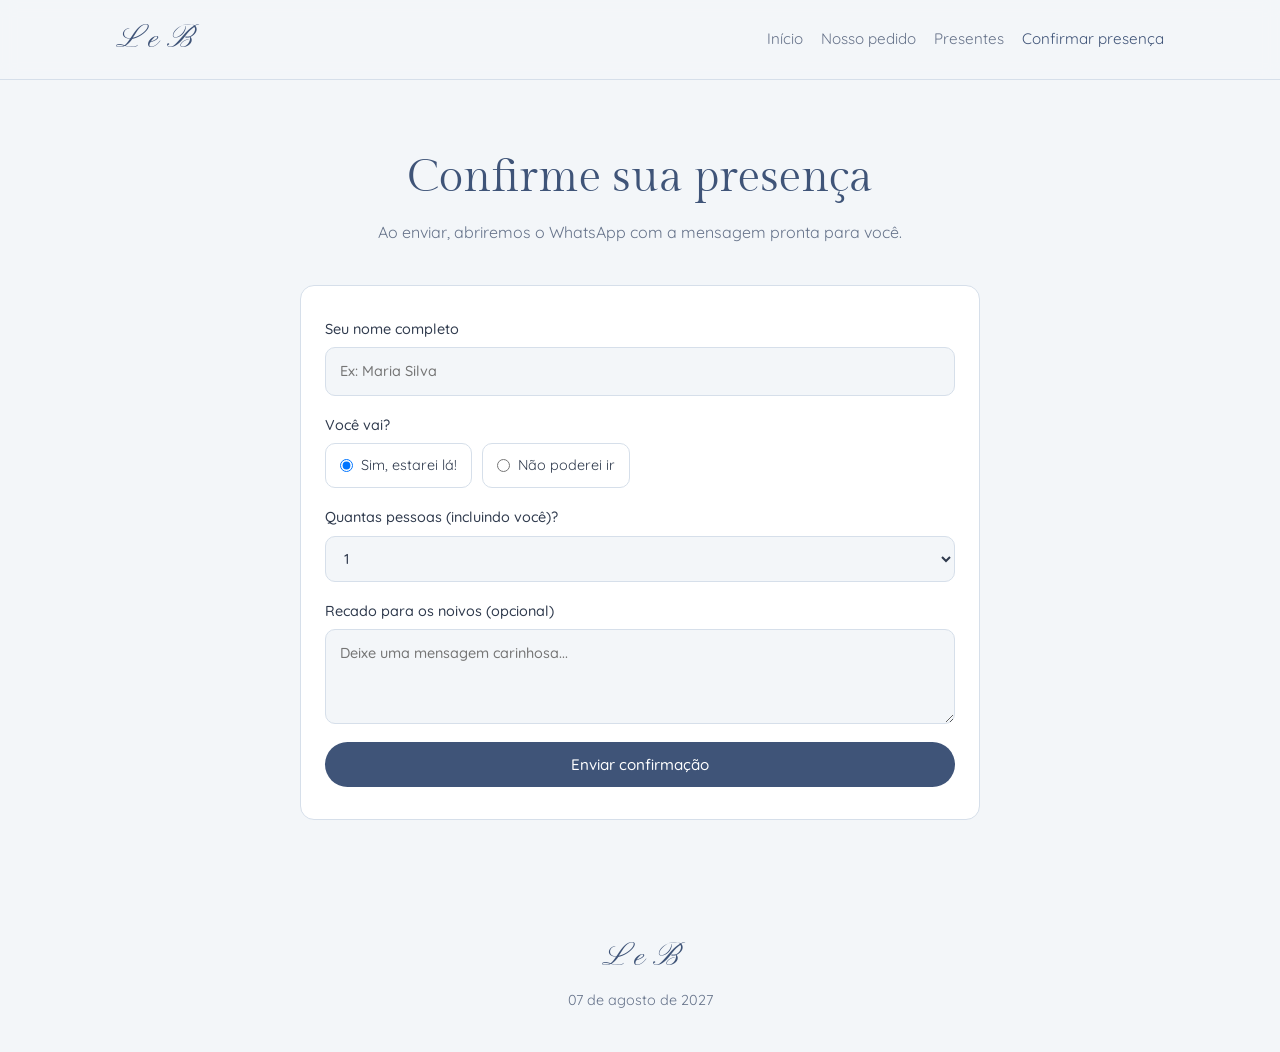
<file: confirmar.html>
<!DOCTYPE html>
<html lang="pt-BR">
<head>
  <meta charset="UTF-8">
  <meta name="viewport" content="width=device-width, initial-scale=1.0">
  <title>Confirmar Presença</title>
  <link rel="preconnect" href="https://fonts.googleapis.com">
  <link href="https://fonts.googleapis.com/css2?family=Gilda+Display&family=Pinyon+Script&family=Quicksand:wght@400;500;600&display=swap" rel="stylesheet">
  <link rel="stylesheet" href="style.css">
</head>
<body>
  <header class="menu">
    <div class="menu-inner">
      <a href="index.html" class="logo" data-iniciais></a>
      <nav>
        <a href="index.html">Início</a>
        <a href="galeria.html">Nosso pedido</a>
        <a href="presentes.html">Presentes</a>
        <a href="confirmar.html" class="ativo">Confirmar presença</a>
      </nav>
    </div>
  </header>

  <section class="secao">
    <div class="estreito">
      <h2>Confirme sua presença</h2>
      <p class="subtitulo">Ao enviar, abriremos o WhatsApp com a mensagem pronta para você.</p>

      <form class="formulario" id="form-rsvp">
        <label>Seu nome completo
          <input type="text" name="nome" required placeholder="Ex: Maria Silva">
        </label>

        <div>
          <p style="font-size:.9rem;font-weight:500;margin-bottom:6px">Você vai?</p>
          <div class="opcoes">
            <label><input type="radio" name="presenca" value="sim" checked> Sim, estarei lá!</label>
            <label><input type="radio" name="presenca" value="nao"> Não poderei ir</label>
          </div>
        </div>

        <label>Quantas pessoas (incluindo você)?
          <select name="pessoas">
            <option>1</option><option>2</option><option>3</option>
            <option>4</option><option>5</option>
          </select>
        </label>

        <label>Recado para os noivos (opcional)
          <textarea name="recado" rows="3" placeholder="Deixe uma mensagem carinhosa..."></textarea>
        </label>

        <button type="submit" class="botao">Enviar confirmação</button>
      </form>
    </div>
  </section>

  <footer>
    <span class="logo" data-iniciais></span>
    <span data-data></span>
  </footer>

  <script src="config.js"></script>
  <script src="script.js"></script>
</body>
</html>
</file>
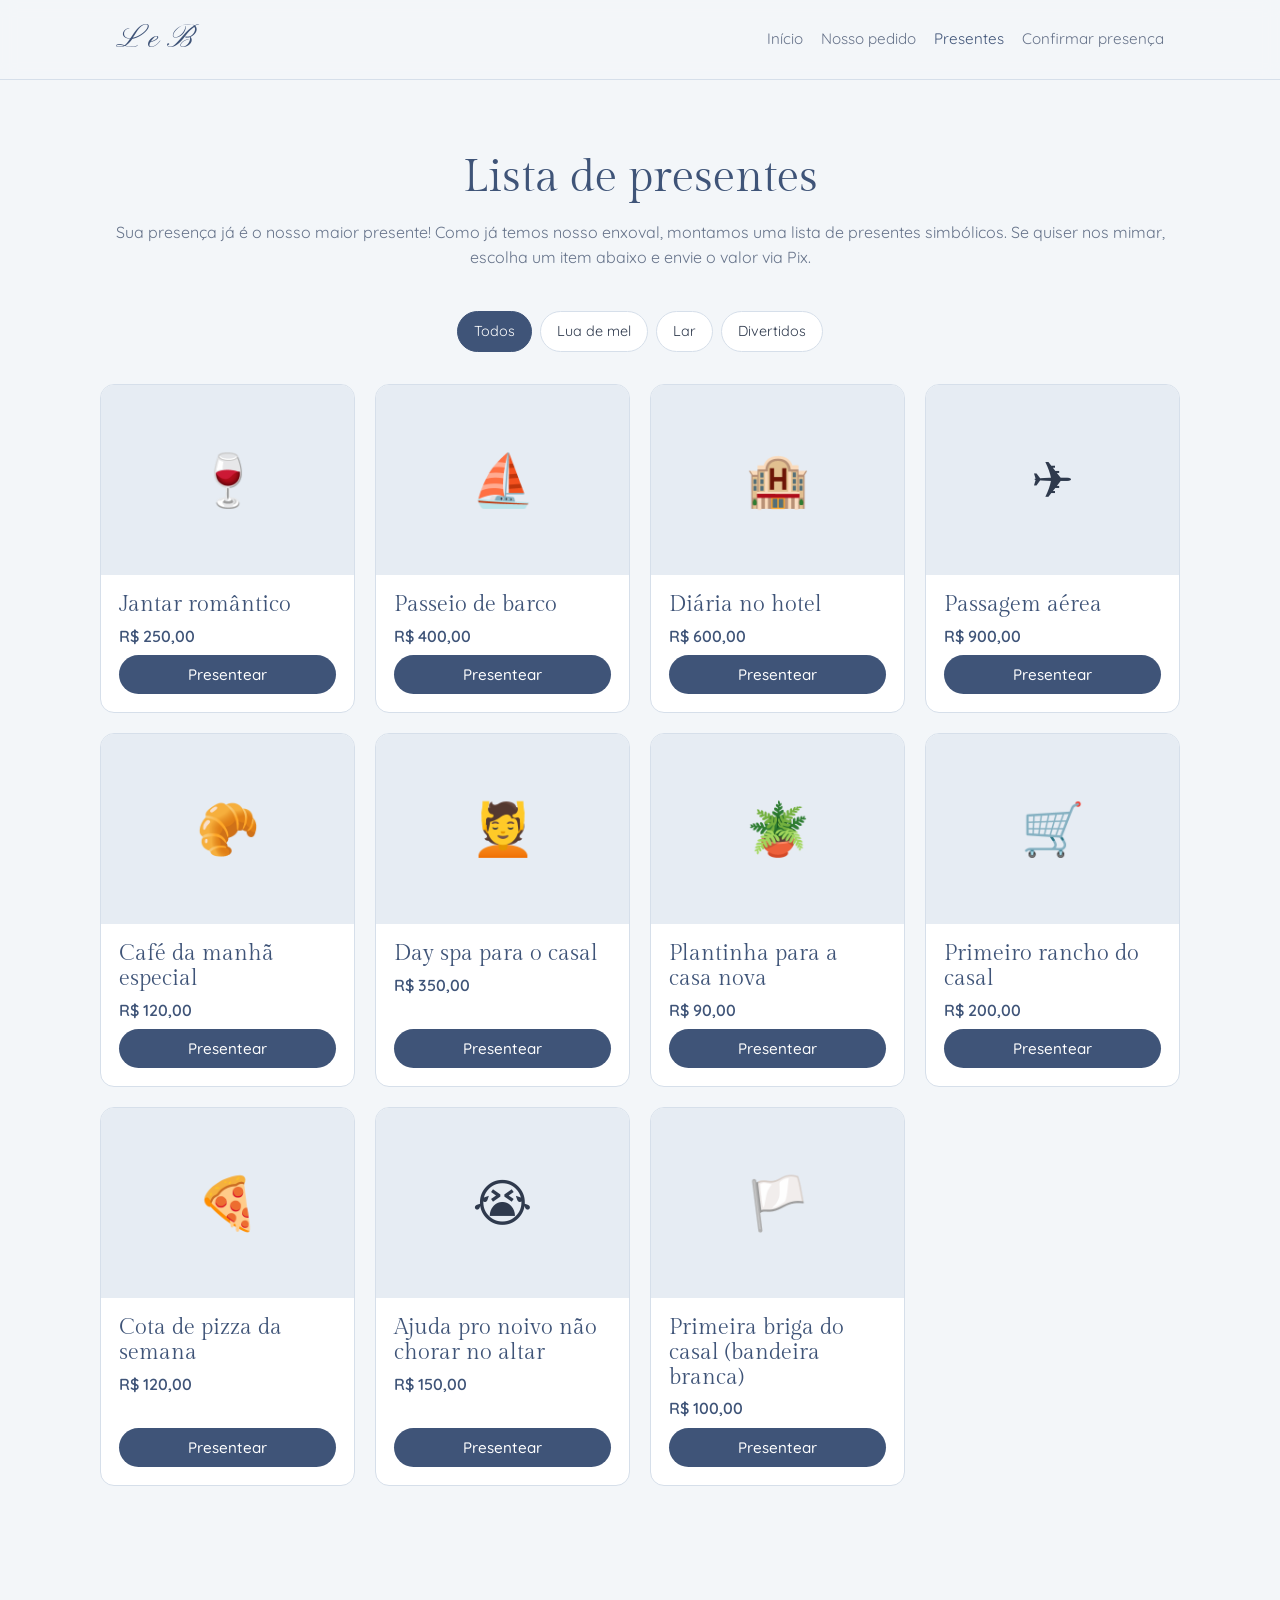
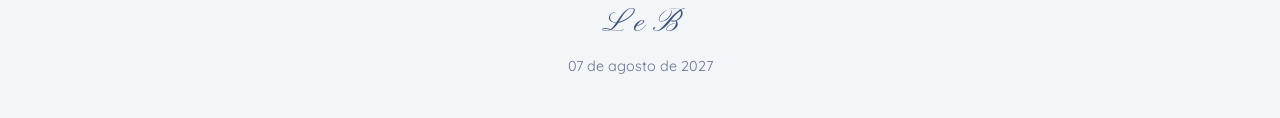
<file: presentes.html>
<!DOCTYPE html>
<html lang="pt-BR">
<head>
  <meta charset="UTF-8">
  <meta name="viewport" content="width=device-width, initial-scale=1.0">
  <title>Lista de Presentes</title>
  <link rel="preconnect" href="https://fonts.googleapis.com">
  <link href="https://fonts.googleapis.com/css2?family=Gilda+Display&family=Pinyon+Script&family=Quicksand:wght@400;500;600&display=swap" rel="stylesheet">
  <link rel="stylesheet" href="style.css">
</head>
<body>
  <header class="menu">
    <div class="menu-inner">
      <a href="index.html" class="logo" data-iniciais></a>
      <nav>
        <a href="index.html">Início</a>
        <a href="galeria.html">Nosso pedido</a>
        <a href="presentes.html" class="ativo">Presentes</a>
        <a href="confirmar.html">Confirmar presença</a>
      </nav>
    </div>
  </header>

  <section class="secao">
    <div class="container">
      <h2>Lista de presentes</h2>
      <p class="subtitulo">
        Sua presença já é o nosso maior presente! Como já temos nosso enxoval,
        montamos uma lista de presentes simbólicos. Se quiser nos mimar,
        escolha um item abaixo e envie o valor via Pix.
      </p>
      <div class="filtros" id="filtros"></div>
      <div class="grade-presentes" id="grade-presentes"></div>
    </div>
  </section>

  <div class="modal" id="modal-pix">
    <div class="modal-caixa">
      <button class="fechar" aria-label="Fechar">&times;</button>
      <h3 id="pix-presente"></h3>
      <p class="valor" id="pix-valor"></p>
      <p style="margin-bottom:8px">Chaves Pix (use qualquer uma):</p>
      <div id="pix-chaves"></div>
      <p class="aviso">Titular: <span id="pix-titular"></span><br>Muito obrigado pelo carinho! 💛</p>
    </div>
  </div>

  <footer>
    <span class="logo" data-iniciais></span>
    <span data-data></span>
  </footer>

  <script src="config.js"></script>
  <script src="script.js"></script>
</body>
</html>
</file>
<file: style.css>
/* =========================================================
   PALETA DE CORES — troque só aqui quando tiver a paleta final
   ========================================================= */
:root {
  --cor-fundo: #f3f6f9;        /* fundo geral (azul bem clarinho) */
  --cor-fundo-alt: #e6ecf3;    /* fundo de seções alternadas */
  --cor-texto: #2f3a4d;        /* texto principal */
  --cor-texto-suave: #66738a;  /* texto secundário */
  --cor-destaque: #3f5478;     /* azul marinho da paleta */
  --cor-destaque-hover: #2e3f5c;
  --cor-azul-medio: #8597b8;
  --cor-azul-claro: #b9c6d9;
  --cor-rosa: #e8c4c4;         /* rosa das flores */
  --cor-dourado: #c9a96a;      /* linhas douradas */
  --cor-cartao: #ffffff;       /* fundo dos cartões */
  --cor-borda: #d6dfea;

  --fonte-script: "Pinyon Script", cursive;
  --fonte-titulo: "Gilda Display", Georgia, serif;
  --fonte-texto: "Quicksand", system-ui, sans-serif;
  --raio: 14px;
}

* { box-sizing: border-box; margin: 0; padding: 0; }
html { scroll-behavior: smooth; }
body {
  font-family: var(--fonte-texto);
  background: var(--cor-fundo);
  color: var(--cor-texto);
  line-height: 1.6;
}
img { max-width: 100%; display: block; }
a { color: var(--cor-destaque); }

/* ---------- Menu ---------- */
.menu {
  position: sticky; top: 0; z-index: 10;
  background: color-mix(in srgb, var(--cor-fundo) 92%, transparent);
  backdrop-filter: blur(8px);
  border-bottom: 1px solid var(--cor-borda);
}
.menu-inner {
  max-width: 1080px; margin: 0 auto; padding: 14px 16px;
  display: flex; align-items: center; justify-content: space-between; gap: 12px;
}
.logo { font-family: var(--fonte-script); font-size: 2rem; text-decoration: none; color: var(--cor-destaque); }
.menu nav { display: flex; gap: 18px; flex-wrap: wrap; }
.menu nav a { text-decoration: none; color: var(--cor-texto-suave); font-size: .95rem; }
.menu nav a:hover, .menu nav a.ativo { color: var(--cor-destaque); }

/* ---------- Estrutura ---------- */
.secao { padding: 72px 16px; }
.secao.alt { background: var(--cor-fundo-alt); }
.container { max-width: 1080px; margin: 0 auto; }
.estreito { max-width: 680px; margin: 0 auto; text-align: center; }
h1, h2, h3 { font-family: var(--fonte-titulo); font-weight: 400; line-height: 1.15; color: var(--cor-destaque); }
h2 { font-size: clamp(2rem, 5vw, 2.8rem); margin-bottom: 16px; text-align: center; }
.subtitulo { color: var(--cor-texto-suave); text-align: center; margin-bottom: 40px; }

/* ---------- Capa ---------- */
.capa {
  min-height: 86vh; display: grid; place-items: center; text-align: center;
  padding: 80px 16px; position: relative; overflow: hidden;
  background: radial-gradient(ellipse at top, #ffffff 0%, var(--cor-fundo) 70%);
}
/* Flores nos cantos: exporte as flores do Canva como PNG transparente
   e salve em img/flores-topo.png e img/flores-baixo.png */
.capa::before, .capa::after {
  content: ""; position: absolute; width: min(42vw, 340px); aspect-ratio: 1;
  background-size: contain; background-repeat: no-repeat; pointer-events: none;
}
.capa::before { top: 0; left: 0; background-image: url("img/flores-topo.png"); background-position: top left; }
.capa::after { bottom: 0; right: 0; background-image: url("img/flores-baixo.png"); background-position: bottom right; }
.capa > div { position: relative; z-index: 1; }
.capa .pre { font-family: var(--fonte-titulo); font-size: 1.6rem; color: var(--cor-destaque); }
.capa h1 {
  font-family: var(--fonte-script); font-weight: 400; color: var(--cor-destaque);
  font-size: clamp(3.6rem, 13vw, 7.5rem); margin: 4px 0 8px; line-height: 1.2;
}
.capa h1 span { color: var(--cor-azul-medio); font-size: .7em; }
.capa .data { font-size: 1.15rem; letter-spacing: .15em; color: var(--cor-destaque); font-weight: 600; }
.divisor {
  width: 120px; height: 1px; margin: 18px auto;
  background: linear-gradient(90deg, transparent, var(--cor-dourado), transparent);
}

/* ---------- Bloco "Queridos" com foto ---------- */
.querido { display: grid; grid-template-columns: 1fr 1fr; gap: 40px; align-items: center; }
.querido img { border-radius: var(--raio); width: 100%; aspect-ratio: 3 / 4; object-fit: cover; background: var(--cor-azul-claro); }
.querido h2 { text-align: left; }
.querido p { font-size: 1.1rem; letter-spacing: .03em; }
.versiculo { margin-top: 28px; padding-left: 16px; border-left: 2px solid var(--cor-dourado); color: var(--cor-texto-suave); }
.versiculo cite { display: block; margin-top: 6px; font-family: var(--fonte-titulo); color: var(--cor-destaque); font-style: normal; }
@media (max-width: 720px) { .querido { grid-template-columns: 1fr; } }

/* ---------- Paleta de trajes ---------- */
.bolinhas { display: flex; gap: 10px; justify-content: center; margin-top: 14px; }
.bolinhas span { width: 30px; height: 30px; border-radius: 50%; border: 1px solid var(--cor-borda); }

.contagem { display: flex; justify-content: center; gap: 14px; margin: 36px 0; flex-wrap: wrap; }
.contagem div {
  background: var(--cor-cartao); border: 1px solid var(--cor-borda); border-radius: var(--raio);
  padding: 14px 10px; min-width: 76px;
}
.contagem strong { display: block; font-family: var(--fonte-titulo); font-size: 2.2rem; font-weight: 500; }
.contagem small { color: var(--cor-texto-suave); font-size: .75rem; text-transform: uppercase; letter-spacing: .1em; }

/* ---------- Botões ---------- */
.botao {
  display: inline-block; border: none; cursor: pointer;
  background: var(--cor-destaque); color: #fff;
  padding: 13px 26px; border-radius: 999px;
  font: 500 .95rem var(--fonte-texto); text-decoration: none;
  transition: background .2s;
}
.botao:hover { background: var(--cor-destaque-hover); }
.botao.contorno { background: transparent; color: var(--cor-destaque); border: 1px solid var(--cor-destaque); }
.botao.contorno:hover { background: var(--cor-destaque); color: #fff; }
.botoes { display: flex; gap: 12px; justify-content: center; flex-wrap: wrap; }

/* ---------- Cartões de informação ---------- */
.grade-info { display: grid; grid-template-columns: repeat(auto-fit, minmax(240px, 1fr)); gap: 20px; }
.cartao {
  background: var(--cor-cartao); border: 1px solid var(--cor-borda); border-radius: var(--raio);
  padding: 28px; text-align: center;
}
.cartao h3 { font-size: 1.6rem; margin-bottom: 8px; }
.cartao p { color: var(--cor-texto-suave); }

/* ---------- Lista de presentes ---------- */
.filtros { display: flex; gap: 8px; justify-content: center; flex-wrap: wrap; margin-bottom: 32px; }
.filtros button {
  border: 1px solid var(--cor-borda); background: var(--cor-cartao); color: var(--cor-texto);
  padding: 8px 16px; border-radius: 999px; cursor: pointer; font: inherit; font-size: .9rem;
}
.filtros button.ativo { background: var(--cor-destaque); border-color: var(--cor-destaque); color: #fff; }

.grade-presentes { display: grid; grid-template-columns: repeat(auto-fill, minmax(230px, 1fr)); gap: 20px; }
.presente {
  background: var(--cor-cartao); border: 1px solid var(--cor-borda); border-radius: var(--raio);
  overflow: hidden; display: flex; flex-direction: column;
}
.presente .icone {
  aspect-ratio: 4 / 3; background: var(--cor-fundo-alt);
  display: grid; place-items: center; font-size: 3.2rem;
}
.presente .icone img { width: 100%; height: 100%; object-fit: cover; }
.presente .corpo { padding: 18px; display: flex; flex-direction: column; gap: 6px; flex: 1; }
.presente h3 { font-size: 1.35rem; }
.presente .preco { font-weight: 600; color: var(--cor-destaque); }
.presente .botao { margin-top: auto; text-align: center; padding: 10px; }

/* ---------- Modal Pix ---------- */
.modal {
  position: fixed; inset: 0; background: rgba(0,0,0,.45);
  display: none; place-items: center; padding: 16px; z-index: 50;
}
.modal.aberto { display: grid; }
.modal-caixa {
  background: var(--cor-cartao); border-radius: var(--raio); padding: 32px 24px;
  max-width: 420px; width: 100%; text-align: center; position: relative;
}
.modal-caixa h3 { font-size: 1.8rem; margin-bottom: 6px; }
.modal-caixa .valor { font-size: 1.3rem; font-weight: 600; color: var(--cor-destaque); margin: 8px 0 18px; }
.chave-pix {
  background: var(--cor-fundo-alt); border-radius: 10px; padding: 12px;
  font-family: monospace; word-break: break-all; margin-bottom: 14px;
}
.item-pix { margin-bottom: 18px; }
.item-pix small { display: block; color: var(--cor-texto-suave); margin-bottom: 4px; }
.item-pix .chave-pix { margin-bottom: 8px; }
.fechar {
  position: absolute; top: 10px; right: 14px; background: none; border: none;
  font-size: 1.6rem; cursor: pointer; color: var(--cor-texto-suave);
}
.aviso { font-size: .85rem; color: var(--cor-texto-suave); margin-top: 14px; }

/* ---------- Formulário ---------- */
.formulario {
  background: var(--cor-cartao); border: 1px solid var(--cor-borda); border-radius: var(--raio);
  padding: 32px 24px; display: grid; gap: 18px; text-align: left;
}
.formulario label { display: grid; gap: 6px; font-size: .9rem; font-weight: 500; }
.formulario input, .formulario select, .formulario textarea {
  font: inherit; padding: 12px 14px; border-radius: 10px;
  border: 1px solid var(--cor-borda); background: var(--cor-fundo); color: var(--cor-texto);
}
.formulario input:focus, .formulario select:focus, .formulario textarea:focus {
  outline: 2px solid var(--cor-destaque); outline-offset: 1px;
}
.opcoes { display: flex; gap: 10px; flex-wrap: wrap; }
.opcoes label {
  display: flex; align-items: center; gap: 8px; font-weight: 400;
  border: 1px solid var(--cor-borda); border-radius: 10px; padding: 10px 14px; cursor: pointer;
}

/* ---------- Galeria (Nosso pedido) ---------- */
.galeria {
  display: grid;
  grid-template-columns: repeat(auto-fit, minmax(260px, 1fr));
  gap: 18px;
}
.galeria .foto {
  margin: 0; overflow: hidden; border-radius: var(--raio);
  border: 1px solid var(--cor-borda); background: var(--cor-azul-claro);
  cursor: pointer; position: relative;
}
.galeria .foto img {
  width: 100%; height: 100%; aspect-ratio: 3 / 4; object-fit: cover;
  transition: transform .4s ease;
}
.galeria .foto.larga { grid-column: 1 / -1; }
.galeria .foto.larga img { aspect-ratio: 16 / 9; }
.galeria .foto:hover img { transform: scale(1.05); }
@media (max-width: 720px) {
  .galeria { grid-template-columns: 1fr 1fr; }
  .galeria .foto.larga { grid-column: 1 / -1; }
}
@media (max-width: 480px) { .galeria { grid-template-columns: 1fr; } }

/* ---------- Lightbox ---------- */
.lightbox {
  position: fixed; inset: 0; z-index: 60;
  background: rgba(25, 32, 46, .92);
  display: none; place-items: center; padding: 24px;
}
.lightbox.aberto { display: grid; }
.lightbox .lb-img {
  max-width: min(92vw, 900px); max-height: 86vh;
  border-radius: var(--raio); box-shadow: 0 20px 60px rgba(0,0,0,.5);
  animation: lb-in .25s ease;
}
@keyframes lb-in { from { opacity: 0; transform: scale(.96); } to { opacity: 1; transform: scale(1); } }
.lb-fechar, .lb-nav {
  position: fixed; background: rgba(255,255,255,.12); color: #fff;
  border: none; cursor: pointer; border-radius: 999px;
  width: 48px; height: 48px; font-size: 1.5rem; line-height: 1;
  display: grid; place-items: center; transition: background .2s;
}
.lb-fechar:hover, .lb-nav:hover { background: rgba(255,255,255,.28); }
.lb-fechar { top: 20px; right: 20px; font-size: 1.9rem; }
.lb-nav { top: 50%; transform: translateY(-50%); }
.lb-prev { left: 20px; }
.lb-next { right: 20px; }
@media (max-width: 560px) {
  .lb-nav { top: auto; bottom: 20px; transform: none; }
  .lb-prev { left: 30%; } .lb-next { right: 30%; }
}

/* ---------- Rodapé ---------- */
footer { text-align: center; padding: 40px 16px; color: var(--cor-texto-suave); font-size: .9rem; }
footer .logo { display: block; margin-bottom: 6px; }

@media (max-width: 560px) {
  .menu-inner { flex-direction: column; }
  .secao { padding: 56px 16px; }
}
</file>
